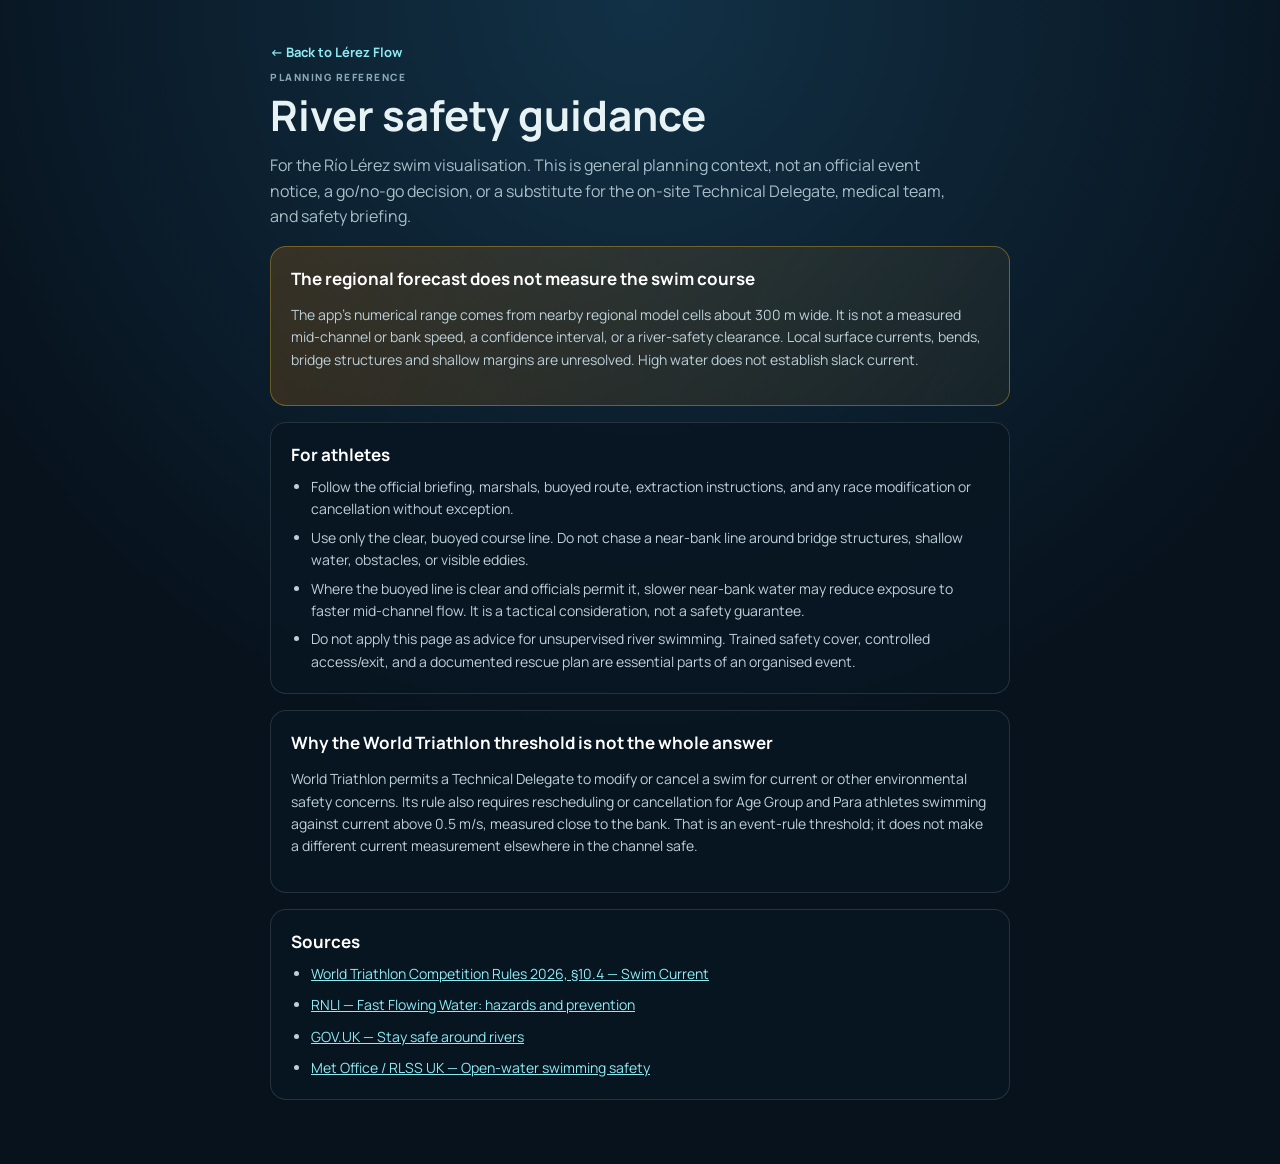
<file: safety.html>
<!doctype html>
<html lang="en">
  <head>
    <meta charset="UTF-8" />
    <meta name="viewport" content="width=device-width, initial-scale=1.0" />
    <meta name="theme-color" content="#07121d" />
    <title>River Safety Guidance — Lérez Flow</title>
    <link rel="stylesheet" href="styles.css" />
    <style>
      body { background: radial-gradient(circle at top, #123146, #07121d 58%); color: #e6f2f4; min-height: 100vh; }
      .guide { margin: 0 auto; max-width: 780px; padding: 32px 20px 56px; }
      .guide a { color: #8debf4; } .guide a:hover { color: white; }
      .guide-card { background: rgba(8,22,35,.88); border: 1px solid rgba(255,255,255,.12); border-radius: 16px; margin-top: 16px; padding: 20px; }
      .guide-card h2 { color: #fff; font-size: 17px; margin: 0 0 10px; } .guide-card p, .guide-card li { color: #bdd0d9; font-size: 14px; line-height: 1.6; }
      .guide-card ul { margin: 8px 0 0; padding-left: 20px; } .guide-card li + li { margin-top: 6px; }
      .guide-warning { border-color: rgba(251,191,36,.35); background: linear-gradient(120deg, rgba(217,119,6,.21), rgba(251,191,36,.05)); }
      .back-link { color: #bffaff; font-size: 13px; font-weight: 700; text-decoration: none; }
      .source-list { padding-left: 18px; } .source-list li + li { margin-top: 9px; }
    </style>
  </head>
  <body>
    <main class="guide">
      <a class="back-link" href="index.html">← Back to Lérez Flow</a>
      <p class="eyebrow mt-8">Planning reference</p>
      <h1 style="font-size:clamp(28px,5vw,42px);line-height:1.05;margin:8px 0 10px;">River safety guidance</h1>
      <p style="color:#a9bec9;line-height:1.6;max-width:690px;">For the Río Lérez swim visualisation. This is general planning context, not an official event notice, a go/no-go decision, or a substitute for the on-site Technical Delegate, medical team, and safety briefing.</p>

      <section class="guide-card guide-warning">
        <h2>The regional forecast does not measure the swim course</h2>
        <p>The app's numerical range comes from nearby regional model cells about 300 m wide. It is not a measured mid-channel or bank speed, a confidence interval, or a river-safety clearance. Local surface currents, bends, bridge structures and shallow margins are unresolved. High water does not establish slack current.</p>
      </section>

      <section class="guide-card">
        <h2>For athletes</h2>
        <ul>
          <li>Follow the official briefing, marshals, buoyed route, extraction instructions, and any race modification or cancellation without exception.</li>
          <li>Use only the clear, buoyed course line. Do not chase a near-bank line around bridge structures, shallow water, obstacles, or visible eddies.</li>
          <li>Where the buoyed line is clear and officials permit it, slower near-bank water may reduce exposure to faster mid-channel flow. It is a tactical consideration, not a safety guarantee.</li>
          <li>Do not apply this page as advice for unsupervised river swimming. Trained safety cover, controlled access/exit, and a documented rescue plan are essential parts of an organised event.</li>
        </ul>
      </section>

      <section class="guide-card">
        <h2>Why the World Triathlon threshold is not the whole answer</h2>
        <p>World Triathlon permits a Technical Delegate to modify or cancel a swim for current or other environmental safety concerns. Its rule also requires rescheduling or cancellation for Age Group and Para athletes swimming against current above 0.5 m/s, measured close to the bank. That is an event-rule threshold; it does not make a different current measurement elsewhere in the channel safe.</p>
      </section>

      <section class="guide-card">
        <h2>Sources</h2>
        <ul class="source-list">
          <li><a href="https://cms.triathlon.org/download-file/world-triathlon-competition-rules-2026" target="_blank" rel="noopener">World Triathlon Competition Rules 2026, §10.4 — Swim Current</a></li>
          <li><a href="https://rnli.org/-/media/rnli/downloads/throwbags_resources/partners/waterside_responder_booklet_venueguidance_final.pdf" target="_blank" rel="noopener">RNLI — Fast Flowing Water: hazards and prevention</a></li>
          <li><a href="https://www.gov.uk/government/news/stay-safe-around-rivers" target="_blank" rel="noopener">GOV.UK — Stay safe around rivers</a></li>
          <li><a href="https://weather.metoffice.gov.uk/warnings-and-advice/seasonal-advice/travel/out-and-about/open-water-swimming" target="_blank" rel="noopener">Met Office / RLSS UK — Open-water swimming safety</a></li>
        </ul>
      </section>
    </main>
  </body>
</html>
</file>
<file: styles.css>
@import url('https://fonts.googleapis.com/css2?family=DM+Mono:wght@400;500&family=Manrope:wght@400;500;600;700;800&display=swap');

:root { color-scheme: dark; }
* { box-sizing: border-box; }
body { font-family: Manrope, ui-sans-serif, system-ui, sans-serif; }
#map { height: 100%; width: 100%; background: #07121d; }
.leaflet-container { background: #07121d; font: inherit; }
/* Direct OSM tiles, locally toned down so the telemetry remains legible without a paid tile key. */
.leaflet-tile-pane { filter: grayscale(.9) brightness(.52) contrast(1.38) saturate(.7); }
.leaflet-control-attribution { background: rgba(7, 18, 29, .7) !important; color: #a7bdcc !important; font-size: 10px !important; }
.leaflet-control-attribution a { color: #b8eef4 !important; }
.leaflet-control-zoom a { background: #0b1925 !important; border-color: rgba(255,255,255,.12) !important; color: #d9f4f4 !important; }
.leaflet-control-zoom a:hover { background: #123146 !important; }
.leaflet-div-icon { background: transparent; border: 0; }

.hud-panel, .legend-panel, .dock-inner { border: 1px solid rgba(255,255,255,.11); background: linear-gradient(145deg, rgba(8,22,35,.94), rgba(9,21,33,.84)); box-shadow: 0 16px 50px rgba(0,0,0,.34); backdrop-filter: blur(18px); }
.hud-panel { --hud-top-offset: 8rem; --hud-bottom-gap: 7rem; border-radius: 18px; max-height: calc(100dvh - var(--hud-top-offset) - var(--hud-bottom-gap)); overflow-y: auto; overscroll-behavior: contain; padding: 16px; scrollbar-width: thin; }
#app .hud-panel { top: var(--hud-top-offset); }
.legend-panel { border-radius: 14px; padding: 13px; width: 150px; }
.eyebrow { color: #8ca7b8; font-size: 10px; font-weight: 800; letter-spacing: .15em; line-height: 1.1; text-transform: uppercase; }
.metric-text { margin-top: 4px; font-family: 'DM Mono', ui-monospace, monospace; font-size: 17px; font-weight: 500; color: #f1f8f9; }
.data-badge { max-width: 148px; border: 1px solid rgba(103,232,249,.25); border-radius: 999px; background: rgba(34,211,238,.1); color: #bdf8ff; font-size: 9px; font-weight: 800; letter-spacing: .08em; line-height: 1; padding: 7px 8px; text-align: center; }
.data-badge.live { border-color: rgba(134,239,172,.3); background: rgba(74,222,128,.1); color: #bbf7d0; }
.data-badge.cached { border-color: rgba(196,181,253,.3); background: rgba(167,139,250,.1); color: #ddd6fe; }
.data-badge.stale { border-color: rgba(251,191,36,.4); background: rgba(217,119,6,.14); color: #fde68a; }
.strategy-box { border: 1px solid rgba(251,191,36,.16); border-radius: 12px; background: linear-gradient(120deg, rgba(217,119,6,.16), rgba(251,191,36,.04)); padding: 12px; }
.regional-box { border: 1px solid rgba(103,232,249,.2); border-radius: 12px; padding: 12px; margin-bottom: 12px; }
.evidence-note { color: #b4c6d2; font-size: 11px; line-height: 1.5; margin-top: 7px; }
.arrow-option, .time-picker { display: flex; align-items: center; gap: 8px; font-size: 11px; margin-top: 12px; color: #c2d9e2; }
.time-picker input { min-width: 90px; padding: 4px; background: #112536; border: 1px solid #466174; border-radius: 5px; color: white; }
.source-details { margin-top: 14px; font-size: 11px; color: #bfd2db; line-height: 1.6; }
.source-details summary { cursor: pointer; color: #bffaff; }
.source-details p { margin: 10px 0; }
.source-details a { color: #8debf4; text-decoration: underline; }
.safety-guidance-link { color: #bffaff; display: inline-block; font-size: 10px; font-weight: 800; letter-spacing: .04em; margin-top: 10px; text-decoration: none; }
.safety-guidance-link:hover { color: #fff; text-decoration: underline; }
.safety-guidance-link:focus-visible { outline: 2px solid #67e8f9; outline-offset: 3px; }
.flow-readout { align-items: center; border: 1px solid rgba(196,181,253,.18); border-radius: 8px; background: rgba(196,181,253,.06); color: #b9c7d2; display: flex; justify-content: space-between; padding: 7px 8px; }
.flow-readout-core { border-color: rgba(103,232,249,.25); background: rgba(34,211,238,.08); color: #b9f6fc; }
.flow-readout strong { color: #e6fbfc; font-family: 'DM Mono', monospace; font-size: 10px; font-weight: 500; }
.temperature-legend { height: 7px; border-radius: 99px; background: linear-gradient(90deg, #d88d47, #2ca1a0, #123b68); box-shadow: 0 0 13px rgba(34,211,238,.25); }
.course-swatch { display: inline-block; width: 24px; border-top: 3px solid #74f0f1; border-radius: 99px; box-shadow: 0 0 8px #22d3ee; }
.return-swatch { display: inline-block; width: 24px; border-top: 3px dashed #c4b5fd; border-radius: 99px; }
.particle-swatch { align-items: center; background: rgba(34,211,238,.14); border: 1px solid rgba(103,232,249,.34); border-radius: 99px; color: #b5f8ff; display: inline-flex; font-weight: 700; height: 18px; justify-content: center; width: 26px; }

.glass-button { align-items: center; border: 1px solid rgba(255,255,255,.13); border-radius: 10px; background: rgba(8,22,35,.86); color: #d6edf0; font-size: 12px; font-weight: 700; gap: 7px; padding: 10px 12px; backdrop-filter: blur(12px); }
.day-switch { display: inline-flex; gap: 3px; padding: 3px; border: 1px solid rgba(255,255,255,.12); border-radius: 11px; background: rgba(8,22,35,.82); backdrop-filter: blur(12px); }
.day-switch button { align-items: baseline; border: 0; border-radius: 8px; background: transparent; color: #a9bec9; cursor: pointer; display: inline-flex; font-size: 11px; font-weight: 800; gap: 5px; padding: 7px 9px; transition: background .2s, color .2s; }
.day-switch button small { color: inherit; font-family: 'DM Mono', monospace; font-size: 9px; font-weight: 500; opacity: .72; }
.day-switch button:hover { color: #dffcff; }
.day-switch button.active { background: rgba(34,211,238,.16); box-shadow: inset 0 0 0 1px rgba(103,232,249,.18); color: #bffaff; }
.day-switch button:focus-visible { outline: 2px solid #67e8f9; outline-offset: 2px; }
.glass-button svg, .control-button svg { fill: none; height: 17px; stroke: currentColor; stroke-linecap: round; stroke-linejoin: round; stroke-width: 1.8; width: 17px; }
.control-dock { padding: 0 16px calc(10px + env(safe-area-inset-bottom)); }
.dock-inner { align-items: center; border-radius: 16px; display: flex; gap: 12px; padding: 10px 12px; }
.control-button, .speed-button { align-items: center; border: 1px solid rgba(255,255,255,.13); border-radius: 10px; background: rgba(255,255,255,.045); color: #cce9ed; display: inline-flex; height: 38px; justify-content: center; transition: background .2s, border-color .2s; width: 40px; }
.control-button:hover, .speed-button:hover, .glass-button:hover { background: rgba(34,211,238,.15); border-color: rgba(103,232,249,.5); }
.control-button:focus-visible, .speed-button:focus-visible, .glass-button:focus-visible, input:focus-visible { outline: 2px solid #67e8f9; outline-offset: 2px; }
.control-button-primary { background: #0e7490; border-color: #22d3ee; color: white; }
.speed-button { font-family: 'DM Mono', monospace; font-size: 13px; font-weight: 600; width: 48px; }
.zoom-controls { display: inline-flex; gap: 5px; }
.map-zoom-button { font-family: 'DM Mono', monospace; font-size: 21px; font-weight: 500; width: 34px; }
.timeline-wrap { min-width: 80px; position: relative; width: 100%; }
#timeline { accent-color: #67e8f9; cursor: pointer; display: block; height: 28px; position: relative; width: 100%; z-index: 2; }
#timeline::-webkit-slider-runnable-track { background: linear-gradient(90deg, #d88d47, #56c3bc 60%, #1e4770); border-radius: 99px; height: 5px; }
#timeline::-webkit-slider-thumb { appearance: none; -webkit-appearance: none; border: 3px solid #ecfeff; border-radius: 50%; background: #0e7490; box-shadow: 0 0 0 4px rgba(34,211,238,.16); height: 15px; margin-top: -5px; width: 15px; }
#timeline::-moz-range-track { background: linear-gradient(90deg, #d88d47, #56c3bc 60%, #1e4770); border-radius: 99px; height: 5px; }
#timeline::-moz-range-thumb { border: 3px solid #ecfeff; border-radius: 50%; background: #0e7490; box-shadow: 0 0 0 4px rgba(34,211,238,.16); height: 15px; width: 15px; }
.event-ticks { inset: 0 7px; pointer-events: none; position: absolute; z-index: 1; }
.event-tick { background: rgba(255,255,255,.65); height: 11px; position: absolute; top: 8px; width: 1px; }
.event-tick.active { background: #fff; box-shadow: 0 0 7px 2px #fff; height: 15px; top: 6px; width: 2px; }
.event-label { color: #e2f9fa; font-size: 11px; font-weight: 700; height: 19px; padding: 5px 14px 0; text-align: center; }
.dock-disclaimer { color: #8199a8; font-size: 9px; line-height: 1.2; margin: 0 auto; max-width: 680px; padding: 0 12px; text-align: center; }

.course-label { color: #edfeff; font-size: 10px; font-weight: 800; letter-spacing: .08em; text-shadow: 0 1px 5px #06101b; text-transform: uppercase; white-space: nowrap; }
.course-dot { border: 2px solid white; border-radius: 50%; box-shadow: 0 0 0 4px rgba(34,211,238,.25), 0 0 14px #22d3ee; height: 11px; width: 11px; background: #06b6d4; }
.turn-dot { background: #fbbf24; box-shadow: 0 0 0 4px rgba(251,191,36,.22), 0 0 14px #fbbf24; }

@media (max-width: 639px) {
  .app-header { padding: 13px 14px; }
  .app-header h1 { font-size: 17px; }
  .day-switch button { font-size: 10px; padding: 6px 8px; }
  #app .hud-panel { --hud-top-offset: 140px; --hud-bottom-gap: 132px; left: 14px; right: 14px; width: auto; }
  .hud-panel .strategy-box { display: block; }
  .hud-panel .grid { gap-bottom: 0; padding-bottom: 0; }
  .control-dock { padding-left: 9px; padding-right: 9px; }
  .dock-inner { flex-wrap: wrap; gap: 7px; padding: 8px; }
  .dock-inner > :first-child { flex: 0 0 auto; }
  .control-button { height: 36px; width: 36px; }
  .speed-button { height: 36px; width: 46px; }
  .event-label { font-size: 10px; }
}
@media (max-height: 680px) and (min-width: 640px) { .legend-panel { display: none; } }
@media (prefers-reduced-motion: reduce) { *, *::before, *::after { scroll-behavior: auto !important; transition-duration: .01ms !important; } }
</file>
